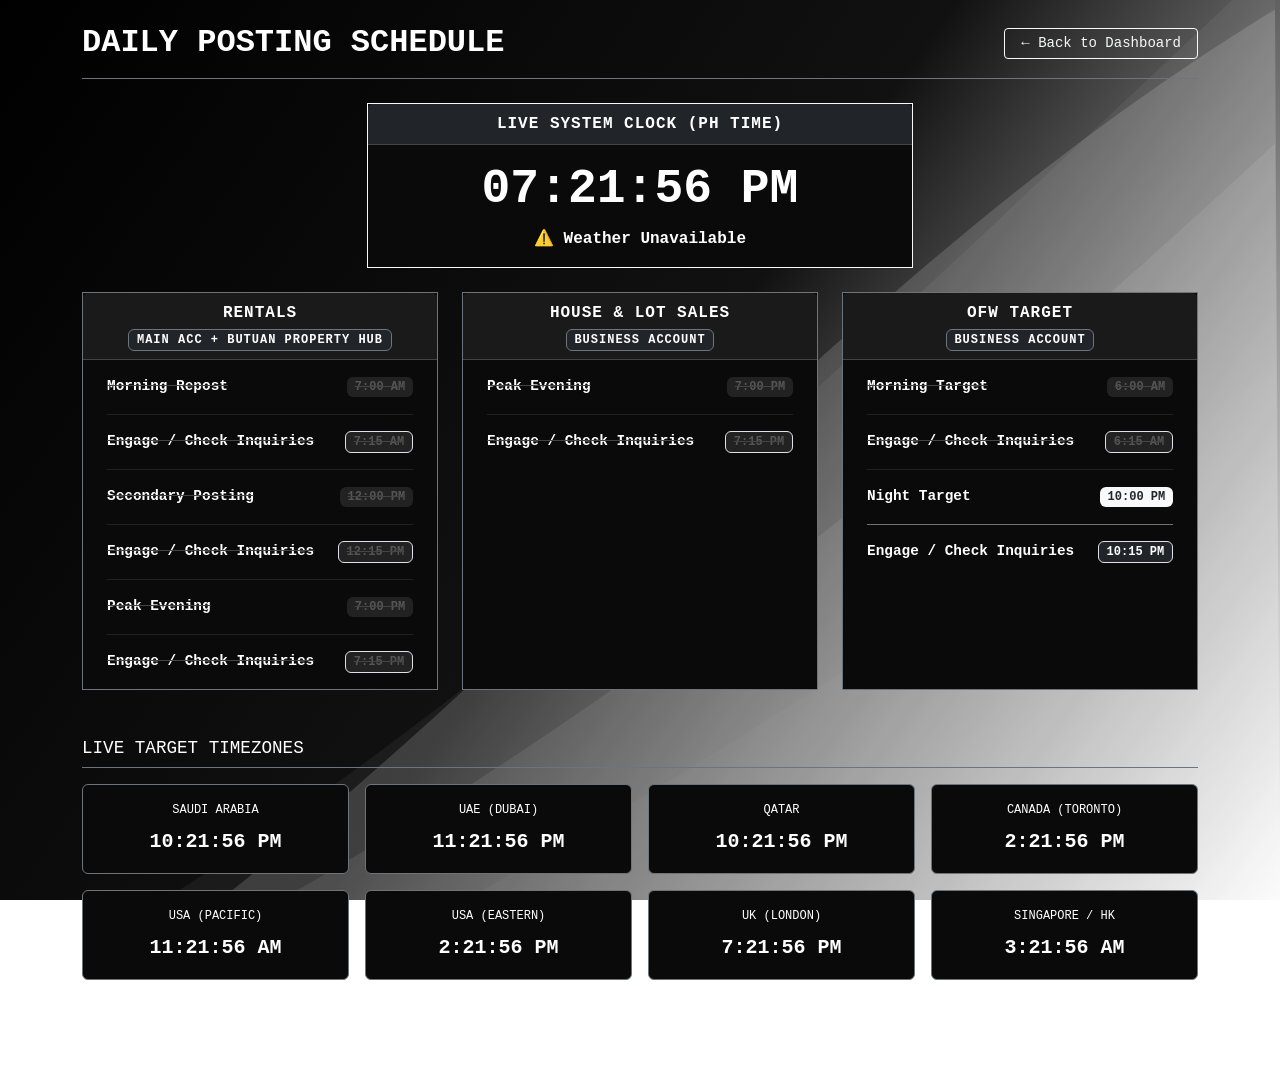
<file: reminder.html>
<!DOCTYPE html>
<html lang="en">
<head>
    <meta charset="UTF-8">
    <meta name="viewport" content="width=device-width, initial-scale=1.0">
    <title>Daily Posting Alarms</title>
    
    <link rel="icon" type="image/svg+xml" href="favicon.svg">
    <link href="https://cdn.jsdelivr.net/npm/bootstrap@5.3.0/dist/css/bootstrap.min.css" rel="stylesheet">
    <link rel="stylesheet" href="style.css">
    <style>
        /* Specific styles for the auto-strikethrough and world clocks */
        .schedule-item { transition: all 0.3s ease; }
        .schedule-item.task-done {
            text-decoration: line-through;
            color: #444 !important;
            background-color: transparent !important;
            border-color: #222 !important;
        }
        .schedule-item.task-done .badge {
            background-color: #222 !important;
            color: #555 !important;
        }
        .world-clock-card {
            background-color: #0a0a0a;
            border: 1px solid #333;
            padding: 15px;
            text-align: center;
        }
    </style>
</head>
<body>
<canvas id="fluidCanvas" style="position: fixed; top: 0; left: 0; width: 100vw; height: 100vh; z-index: -1;"></canvas>

<div class="container mt-4 pb-5">
    <div class="d-flex justify-content-between align-items-center border-bottom pb-3 mb-4 border-secondary">
        <h2 class="text-uppercase m-0 fw-bold">Daily Posting Schedule</h2>
        <a href="index.html" class="btn btn-outline-light btn-sm px-3">← Back to Dashboard</a>
    </div>

    <div id="permissionAlert" class="alert alert-dark border-white text-center mb-4 text-black" style="display: none; font-size: 0.85rem;">
        Please click "Allow" when your browser asks for notification permissions to activate background alarms.
        <button id="btnAllow" class="btn btn-sm btn-light ms-3 fw-bold">ALLOW NOW</button>
    </div>

    <div class="row justify-content-center mb-4">
        <div class="col-md-6">
            <div class="card border-light mb-0">
                <div class="card-header text-center bg-dark">Live System Clock (PH Time)</div>
                <div class="card-body text-center p-3">
                    <h3 id="liveClock" class="mb-0 fw-bold" style="font-size: 3rem;">--:-- --</h3>
                    <div id="mainWeather" style="font-size: 1rem; color: #aaa;" class="mt-2 fw-bold">
                        ⏳ Fetching local weather...
                    </div>
                </div>
            </div>
        </div>
    </div>

    <div class="row mb-5">
        <div class="col-md-4 mb-4 mb-md-0">
            <div class="card border-secondary h-100 mb-0">
                <div class="card-header text-center pb-2">
                    <div class="fw-bold">RENTALS</div>
                    <div class="badge bg-dark border border-secondary mt-1 text-white" style="white-space: normal;">Main Acc + Butuan Property Hub</div>
                </div>
                <ul class="list-group list-group-flush px-4" id="list-rentals"></ul>
            </div>
        </div>

        <div class="col-md-4 mb-4 mb-md-0">
            <div class="card border-secondary h-100 mb-0">
                <div class="card-header text-center pb-2">
                    <div class="fw-bold">HOUSE & LOT SALES</div>
                    <div class="badge bg-dark border border-secondary mt-1 text-white">Business Account</div>
                </div>
                <ul class="list-group list-group-flush px-4" id="list-houseLot"></ul>
            </div>
        </div>

        <div class="col-md-4">
            <div class="card border-secondary h-100 mb-0">
                <div class="card-header text-center pb-2">
                    <div class="fw-bold">OFW TARGET</div>
                    <div class="badge bg-dark border border-secondary mt-1 text-white">Business Account</div>
                </div>
                <ul class="list-group list-group-flush px-4" id="list-ofw"></ul>
            </div>
        </div>
    </div>

    <h4 class="text-uppercase mb-3 border-bottom border-secondary pb-2 mt-4" style="font-size: 1.1rem; color: #aaa;">Live Target Timezones</h4>
    <div class="row g-3 border-secondary" id="worldClocksContainer">
        </div>
</div>

<script src="reminder.js"></script>
</body>
</html>
</file>
<file: style.css>
/* --- Global Styles --- */
body { 
    background-color: transparent; /* Lets the canvas show through */
    color: #fff; 
    font-family: 'Arial', sans-serif; 
    padding-bottom: 50px; 
    margin: 0;
    overflow-x: hidden; /* Prevents scrollbars from the canvas */
}
/* Force white text on most elements */
h1, h2, h3, h4, h5, h6, p, span, div, label, td, th { 
    color: #fff !important; 
    font-family: 'Courier New', Courier, monospace;
}

/* --- Card & Layout --- */
.card { 
    background-color: #0a0a0a; 
    border: 1px solid #444; 
    border-radius: 0; 
    margin-bottom: 20px; 
}

.card-header { 
    background-color: #1a1a1a; 
    border-bottom: 1px solid #444; 
    font-weight: bold; 
    text-transform: uppercase; 
    letter-spacing: 1px; 
}

/* --- Form Elements --- */
.form-control { 
    background-color: #111; 
    color: #fff !important; 
    border: 1px solid #555; 
    border-radius: 0; 
}

.form-control:focus { 
    background-color: #222; 
    border-color: #fff; 
    box-shadow: none; 
}

/* The Placeholder Fix for "Add a new task..." */
#taskInput::placeholder {
    color: rgba(255, 255, 255, 0.6) !important;
    opacity: 1; /* Necessary for Firefox */
}

/* Fix for Date/Time icons in dark mode */
::-webkit-calendar-picker-indicator { 
    filter: invert(1); 
    cursor: pointer; 
}

/* --- Buttons --- */
.btn-custom { 
    background-color: #fff; 
    color: #000 !important; 
    border: none; 
    border-radius: 0; 
    font-weight: bold; 
    transition: 0.2s; 
}

.btn-custom:hover { 
    background-color: #ccc; 
}

.btn-custom:disabled { 
    background-color: #444; 
    color: #888 !important; 
    cursor: not-allowed; 
}

.btn-danger-custom { 
    background-color: #333; 
    color: #fff !important; 
    border: 1px solid #666; 
    border-radius: 0; 
    font-weight: bold; 
}

.btn-danger-custom:hover { 
    background-color: #555; 
}

.btn-danger-custom:disabled { 
    background-color: #111; 
    color: #555 !important; 
    border-color: #333; 
    cursor: not-allowed; 
}

/* --- Tables & Lists --- */
.table-dark { 
    --bs-table-bg: #0a0a0a; 
    --bs-table-striped-bg: #111; 
    --bs-table-border-color: #333; 
}

.list-group-item { 
    background-color: transparent; 
    border-bottom: 1px solid #333; 
    padding: 0.5rem 0; 
    display: flex; 
    justify-content: space-between; 
    align-items: center; 
}

.task-done { 
    text-decoration: line-through; 
    color: #666 !important; 
}

.btn-del-task { 
    background: transparent; 
    border: none; 
    color: #666 !important; 
    font-size: 1.2rem; 
    line-height: 1; 
    padding: 0 5px; 
}

.btn-del-task:hover { 
    color: #fff !important; 
}

/* --- Progress Bars & Labels --- */
.progress { 
    background-color: #222; 
    border-radius: 0; 
    height: 30px; 
    font-size: 14px; 
    border: 1px solid #555; 
}

.progress-bar { 
    background-color: #fff; 
    color: #000 !important; 
    font-weight: bold; 
    line-height: 30px; 
}

.info-label { 
    color: #aaa !important; 
    font-size: 0.85rem; 
    text-transform: uppercase; 
    margin-bottom: 2px; 
}

.info-value { 
    font-size: 1.2rem; 
    font-weight: bold; 
}

/* --- PRINT-FRIENDLY STYLES --- */
        @media print {
            body { background-color: #fff !important; color: #000 !important; padding: 0 !important; margin: 0 !important; }
            * { color: #000 !important; background: transparent !important; box-shadow: none !important; text-shadow: none !important; }
            
            /* Hide UI controls and animated background */
            .no-print, #fluidCanvas, button, input, form, .input-group { display: none !important; }
            
            /* Format Cards for Paper */
            .card { border: none !important; margin-bottom: 15px !important; }
            .card-header { font-size: 1.2rem; border-bottom: 2px solid #000 !important; padding: 0 0 5px 0 !important; background-color: #fff !important; color: #000 !important; margin-bottom: 10px; font-weight: bold !important; }
            
            /* Force All Info Labels to Pitch Black */
            .info-label { color: #000 !important; font-weight: bold !important; }
            .info-value { color: #000 !important; }

            /* Fix Progress Bar Decimals & Visibility */
            .progress { 
                border: 1px solid #000 !important; 
                background-color: #fff !important; 
                overflow: visible !important; /* Prevents the decimal from being cut off */
                height: 30px !important;
            }
            .progress-bar { 
                color: #000 !important; 
                background-color: #ddd !important; /* Light gray for the printed bar */
                overflow: visible !important; 
                white-space: nowrap !important; /* Forces the text to stay on one line */
                -webkit-print-color-adjust: exact !important; /* Forces the browser to print the bar color */
                print-color-adjust: exact !important;
            }
            
            /* Format Tables for Paper */
            .table-responsive { overflow: visible !important; max-height: none !important; }
            .table { width: 100% !important; border-collapse: collapse !important; border: 2px solid #000 !important; }
            .table th, .table td { border: 1px solid #000 !important; padding: 8px !important; color: #000 !important; }
            .table-dark { --bs-table-bg: transparent; --bs-table-striped-bg: transparent; }
            
            /* Hide specific non-report widgets */
            .card:has(#weatherTemp), .card:has(#taskList), .card:has(#liveClock) { display: none !important; }

            .h2, .h3 { color: #000 !important; }
        }
</file>
